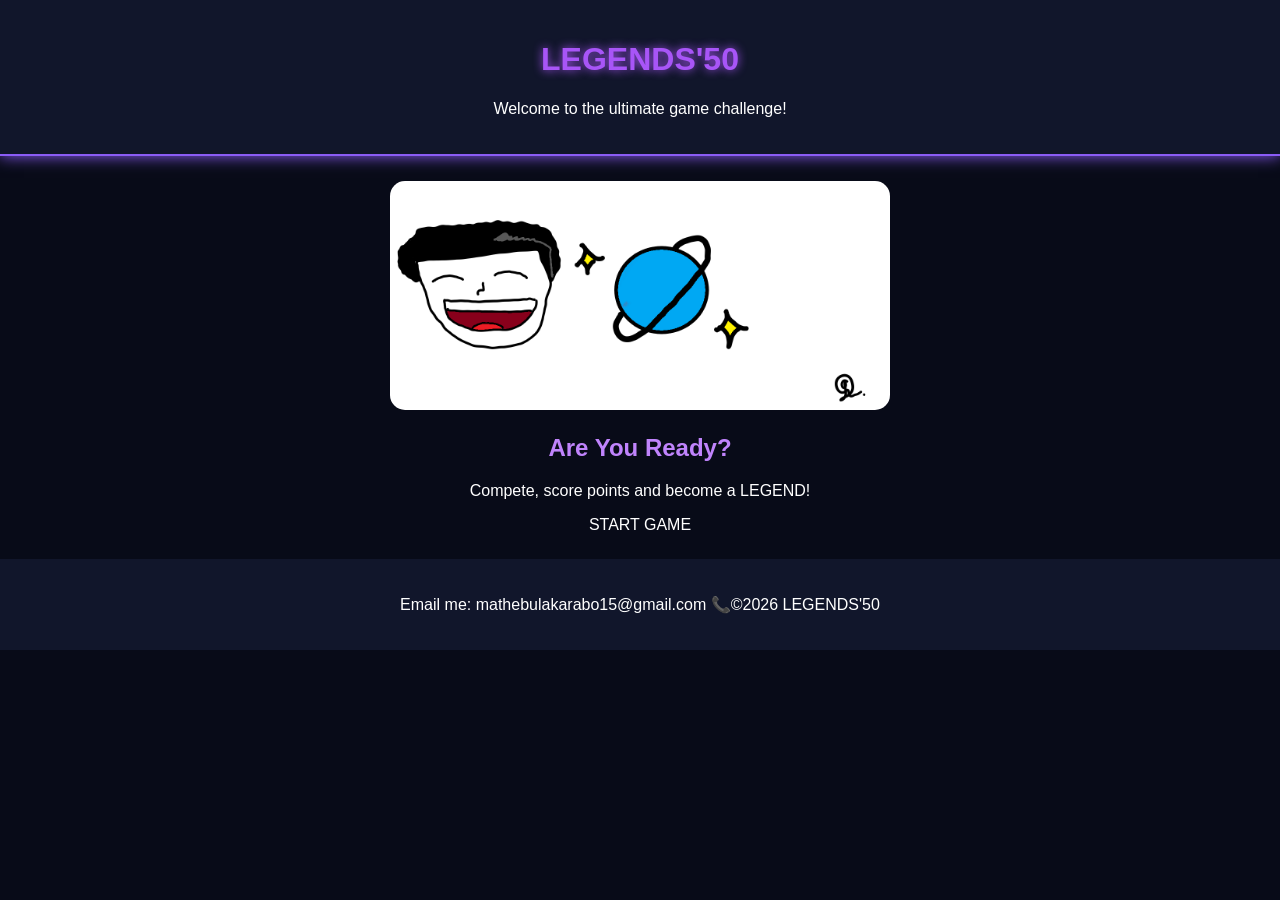
<file: Index.html>
<!DOCTYPE html>
<html>
<head>
    <title>LEGENDS'50</title>
    <link rel="stylesheet" href="style.css">
</head>

<body>

<header>
    <h1>LEGENDS'50</h1>
    <p>Welcome to the ultimate game challenge!</p>
</header>

<main>
  <img src="logo.png" alt="LEGENDS'50 Logo" width="500">

    <h2>Are You Ready?</h2>
    <p>Compete, score points and become a LEGEND!</p>

    <a href="signup.html">START GAME</a>
</main>

<footer>
    <p><a href="mailto:mathebulakarabo15@gmail.com">Email me:  mathebulakarabo15@gmail.com 📞</a>©️2026 LEGENDS'50</p>
</footer>

</body>
</html>
</file>
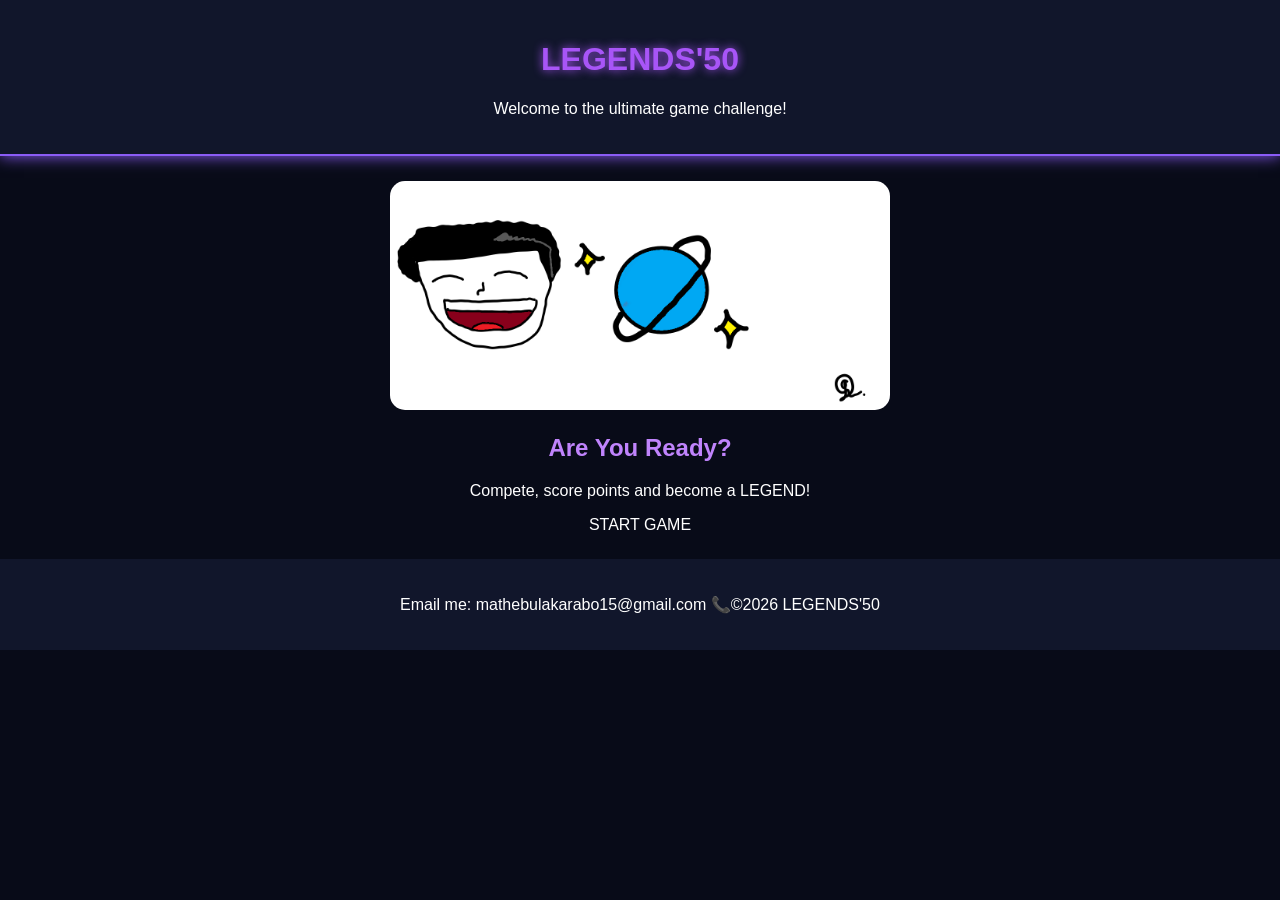
<file: index.html>
<!DOCTYPE html>
<html>
<head>
    <title>LEGENDS'50</title>
    <link rel="stylesheet" href="style.css">
</head>

<body>

<header>
    <h1>LEGENDS'50</h1>
    <p>Welcome to the ultimate game challenge!</p>
</header>

<main>
  <img src="logo.png" alt="LEGENDS'50 Logo" width="500">

    <h2>Are You Ready?</h2>
    <p>Compete, score points and become a LEGEND!</p>

    <a href="signup.html">START GAME</a>
</main>

<footer>
    <p><a href="mailto:mathebulakarabo15@gmail.com">Email me:  mathebulakarabo15@gmail.com 📞</a>©️2026 LEGENDS'50</p>
</footer>
</body>
</html>
</file>
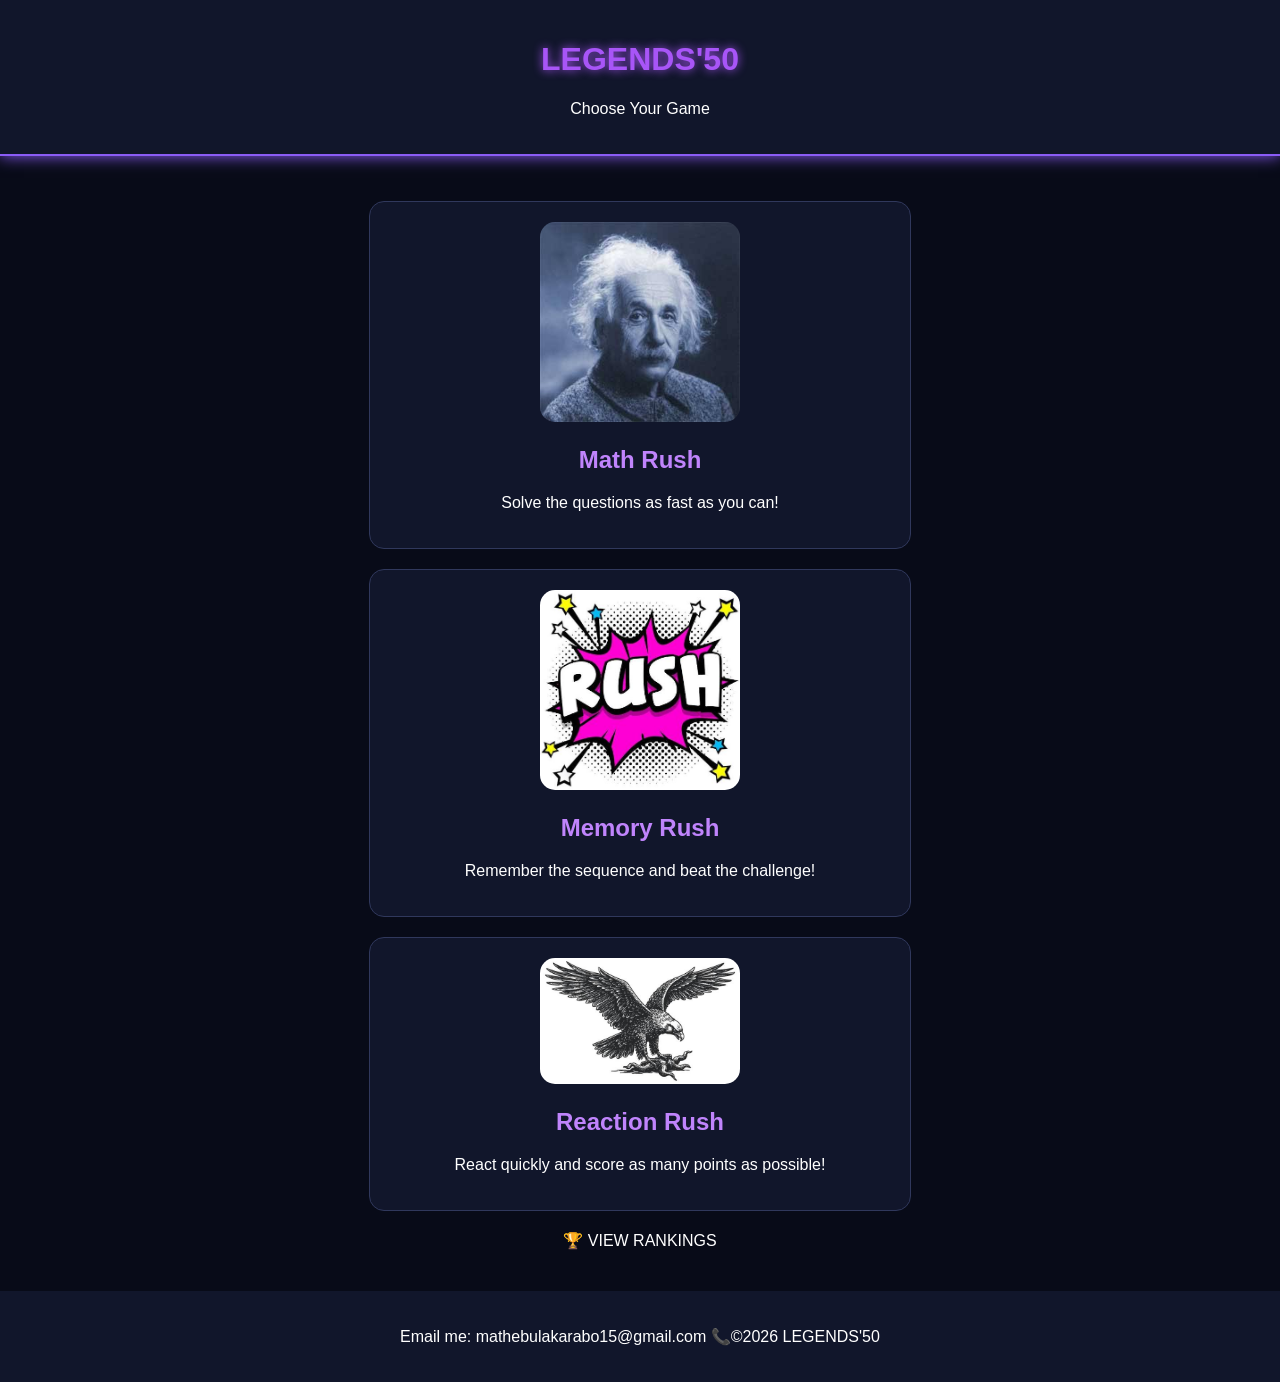
<file: home.html>
<!DOCTYPE html>
<html>
<head>
    <title>LEGENDS'50 - Home</title>
    <link rel="stylesheet" href="style.css">
</head>

<body>

<header>
    <h1>LEGENDS'50</h1>
    <p>Choose Your Game</p>
</header>

<main>

<section>
    <a href="maths.html">
        <img src="maths.jfif" alt="Math Rush Game" width="200">
        <h2>Math Rush</h2>
        <p>Solve the questions as fast as you can!</p>
    </a>
</section>

<section>
    <a href="memory.html">
        <img src="rush.jfif" alt="Memory Rush Game" width="200">
        <h2>Memory Rush</h2>
        <p>Remember the sequence and beat the challenge!</p>
    </a>
</section>

<section>
    <a href="reaction.html">
        <img src="prey.jpg" alt="Reaction Rush Game" width="200">
        <h2>Reaction Rush</h2>
        <p>React quickly and score as many points as possible!</p>
    </a>
</section>

<p>
    <a href="rankings.html">🏆 VIEW RANKINGS</a>
</p>

</main>

<footer>
    <p><a href="mailto:mathebulakarabo15@gmail.com">Email me:  mathebulakarabo15@gmail.com 📞</a>©️2026 LEGENDS'50</p>
</footer>

</body>
</html>
</file>
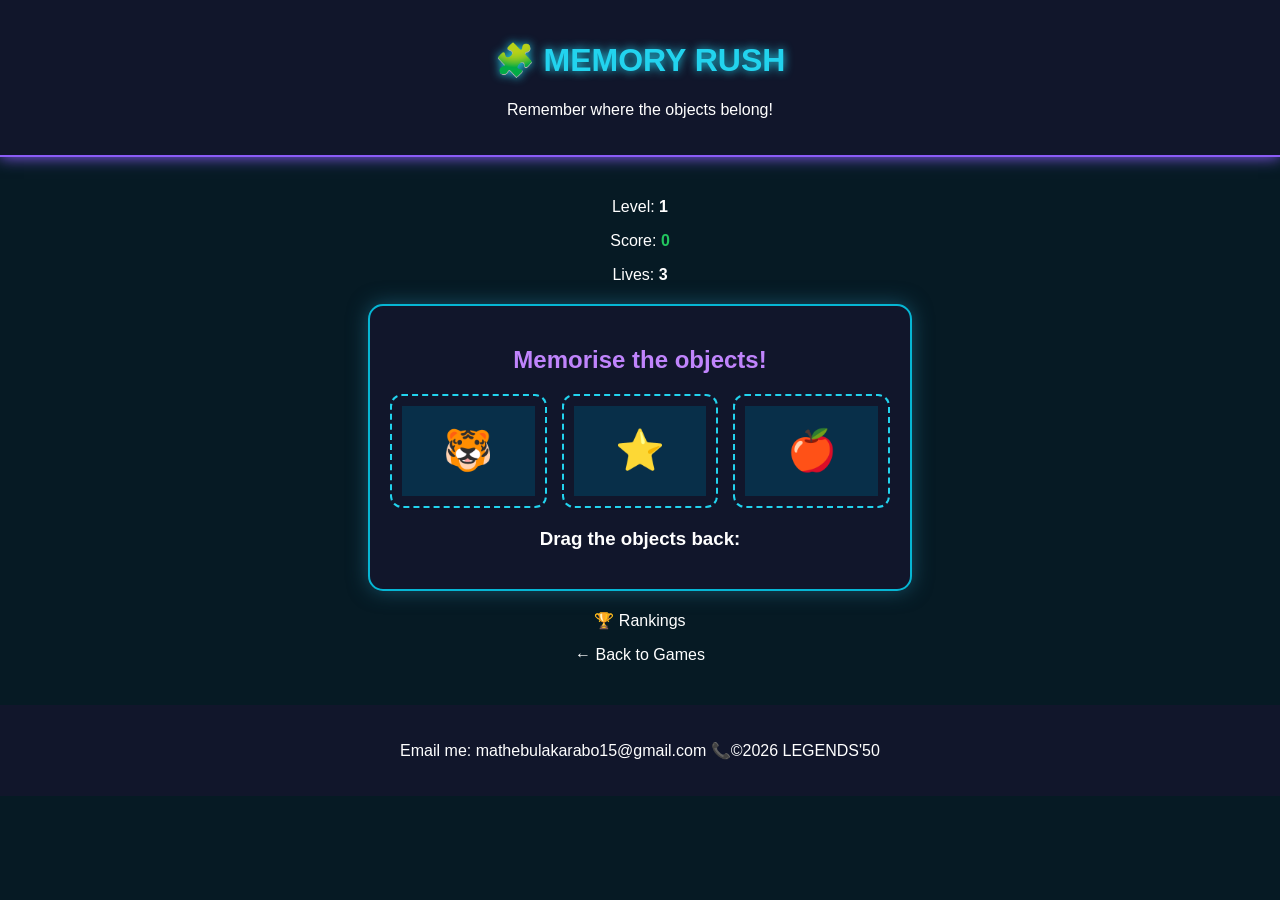
<file: memory.html>
<!DOCTYPE html>
<html>
<head>
    <title>LEGENDS'50 - Memory Rush</title>
    <link rel="stylesheet" href="style.css">
</head>

<body class="memory">

<header>
    <h1>🧩 MEMORY RUSH</h1>
    <p>Remember where the objects belong!</p>
</header>

<main>

<p>Level: <strong id="level">1</strong></p>
<p>Score: <strong id="score">0</strong></p>
<p>Lives: <strong id="lives">3</strong></p>

<section>

<h2 id="message">Memorise the objects!</h2>

<article id="gameBoard"></article>

<h3>Drag the objects back:</h3>

<article id="objects"></article>

</section>

<p><a href="Memoryrush.html">🏆 Rankings</a></p>
<p><a href="home.html">← Back to Games</a></p>

</main>

<footer>
    <p><a href="mailto:mathebulakarabo15@gmail.com">Email me:  mathebulakarabo15@gmail.com 📞</a>©️2026 LEGENDS'50</p>
</footer>

<script src="memory.js"></script>

</body>
</html>
</file>
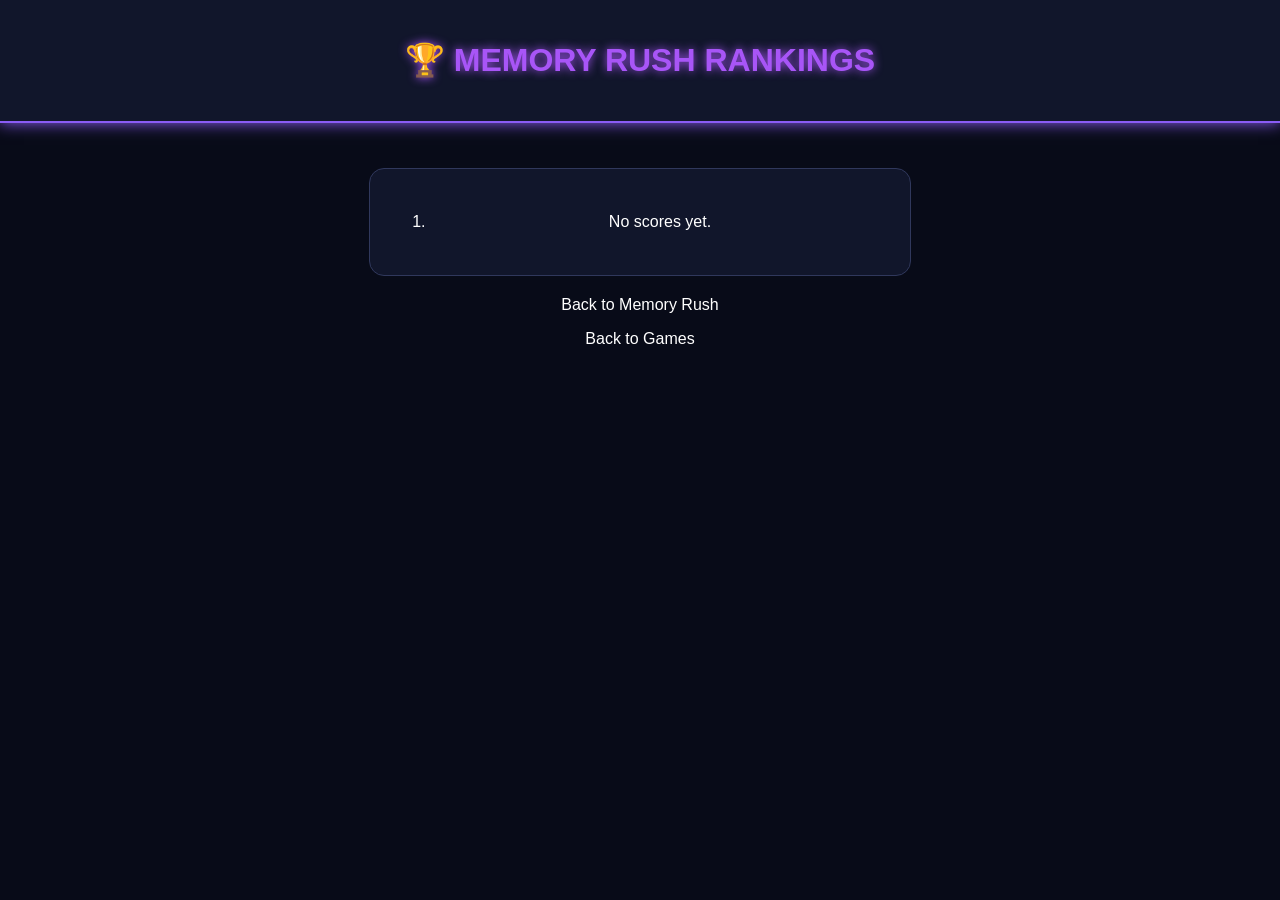
<file: Memoryrush.html>
<!DOCTYPE html>
<html>
<head>
    <title>Memory Rankings</title>
    <link rel="stylesheet" href="style.css">
</head>

<body class="rankings">

<header>
    <h1>🏆 MEMORY RUSH RANKINGS</h1>
</header>

<main>
    <section>
        <ol id="ranking"></ol>
    </section>

    <p><a href="memory.html">Back to Memory Rush</a></p>
    <p><a href="home.html">Back to Games</a></p>
</main>

<script>
let scores = JSON.parse(localStorage.getItem("memoryScores") || "[]");

scores.sort(function(a, b) {
    return b.score - a.score;
});

let ranking = document.getElementById("ranking");

for (let i = 0; i < scores.length; i++) {
    let player = document.createElement("li");

    player.innerHTML = scores[i].username + " - " +
        scores[i].score + " points";

    ranking.appendChild(player);
}

if (scores.length == 0) {
    ranking.innerHTML = "<li>No scores yet.</li>";
}
</script>

</body>
</html>
</file>
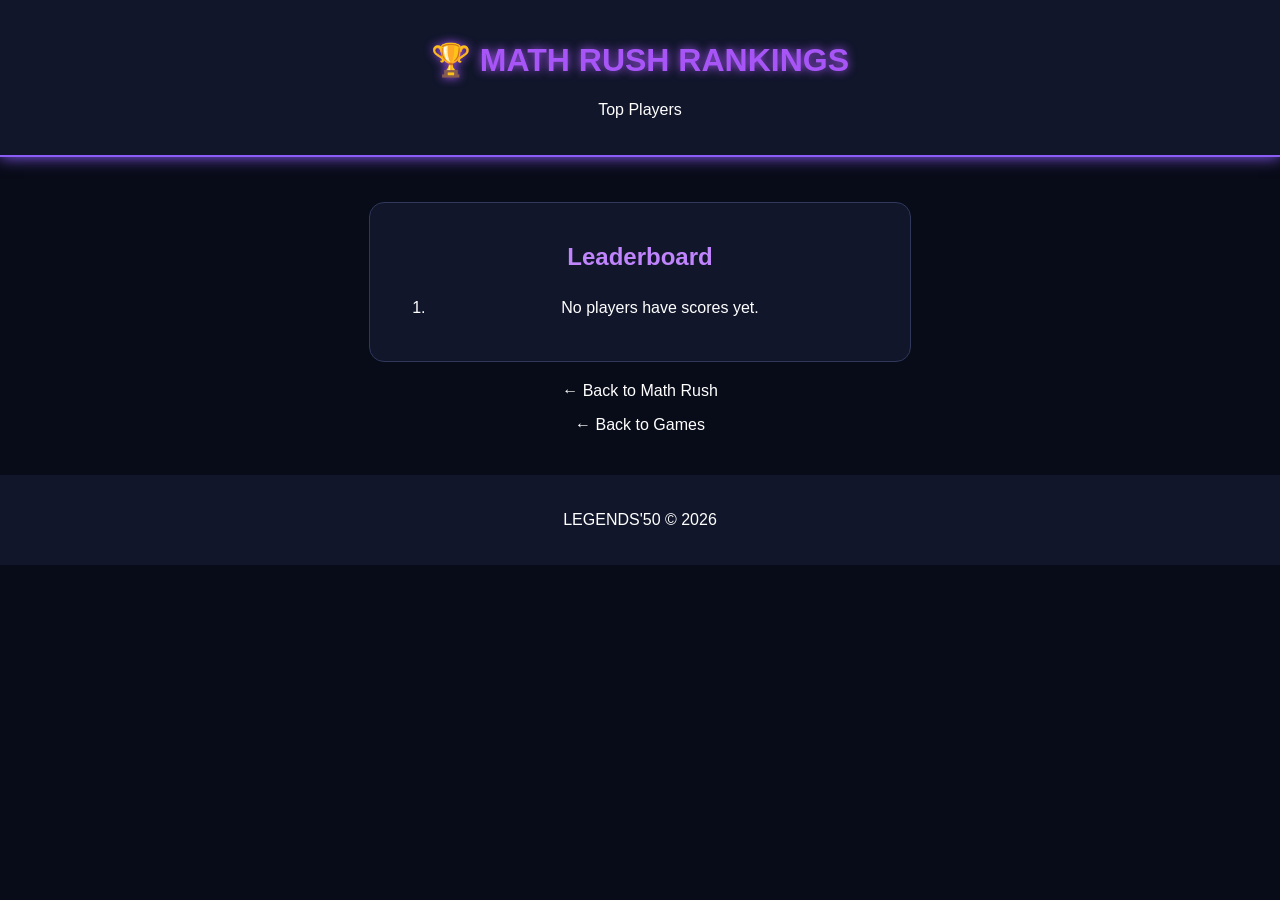
<file: ranking.html>
<!DOCTYPE html>
<html>

<head>
    <title>LEGENDS'50 - Math Rankings</title>
    <link rel="stylesheet" href="style.css">
</head>

<body class="rankings">

<header>
    <h1>🏆 MATH RUSH RANKINGS</h1>
    <p>Top Players</p>
</header>

<main>

<section>

<h2>Leaderboard</h2>

<ol id="ranking"></ol>

</section>

<p>
    <a href="maths.html">← Back to Math Rush</a>
</p>

<p>
    <a href="home.html">← Back to Games</a>
</p>

</main>

<footer>
    <p>LEGENDS'50 &copy; 2026</p>
</footer>

<script>

let ranking = document.getElementById("ranking");

let scores = JSON.parse(localStorage.getItem("mathScores") || "[]");

scores.sort(function(a, b) {
    return b.score - a.score;
});

if (scores.length == 0) {

    ranking.innerHTML = "<li>No players have scores yet.</li>";

} else {

    for (let i = 0; i < scores.length; i++) {

        let player = document.createElement("li");

        player.innerHTML =
            scores[i].username + " - " + scores[i].score + " / 20";

        ranking.appendChild(player);
    }
}

</script>

</body>

</html>
</file>
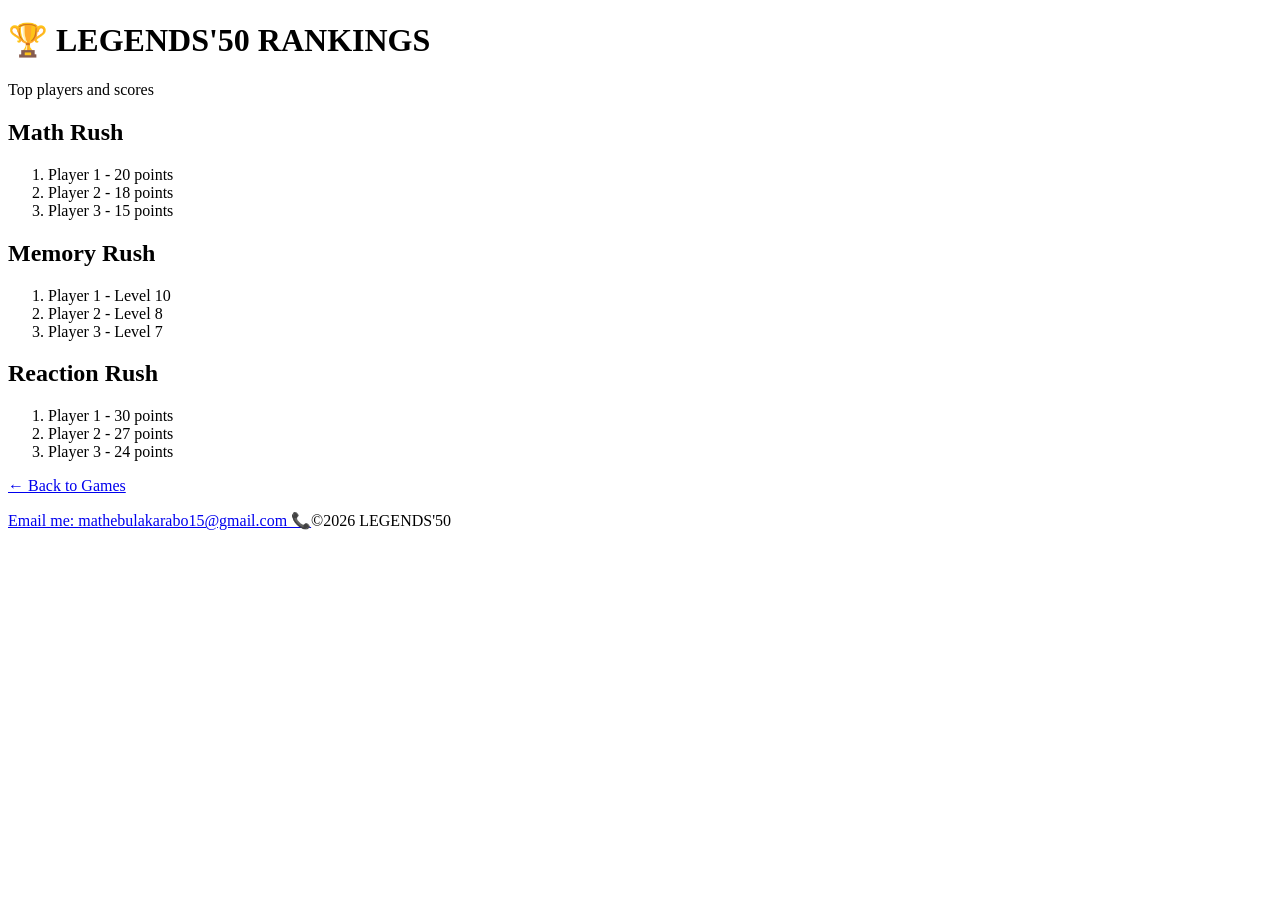
<file: rankings.html>
<!DOCTYPE html>
<html>
<head>
    <title>LEGENDS'50 - Rankings</title>
</head>

<body>

<header>
    <h1>🏆 LEGENDS'50 RANKINGS</h1>
    <p>Top players and scores</p>
</header>

<main>

    <section>
        <h2>Math Rush</h2>

        <ol>
            <li>Player 1 - 20 points</li>
            <li>Player 2 - 18 points</li>
            <li>Player 3 - 15 points</li>
        </ol>
    </section>

    <section>
        <h2>Memory Rush</h2>

        <ol>
            <li>Player 1 - Level 10</li>
            <li>Player 2 - Level 8</li>
            <li>Player 3 - Level 7</li>
        </ol>
    </section>

    <section>
        <h2>Reaction Rush</h2>

        <ol>
            <li>Player 1 - 30 points</li>
            <li>Player 2 - 27 points</li>
            <li>Player 3 - 24 points</li>
        </ol>
    </section>

    <p>
        <a href="home.html">← Back to Games</a>
    </p>

</main>

<footer>
    <p><a href="mailto:mathebulakarabo15@gmail.com">Email me:  mathebulakarabo15@gmail.com 📞</a>©️2026 LEGENDS'50</p>
</footer>

</body>
</html>
</file>
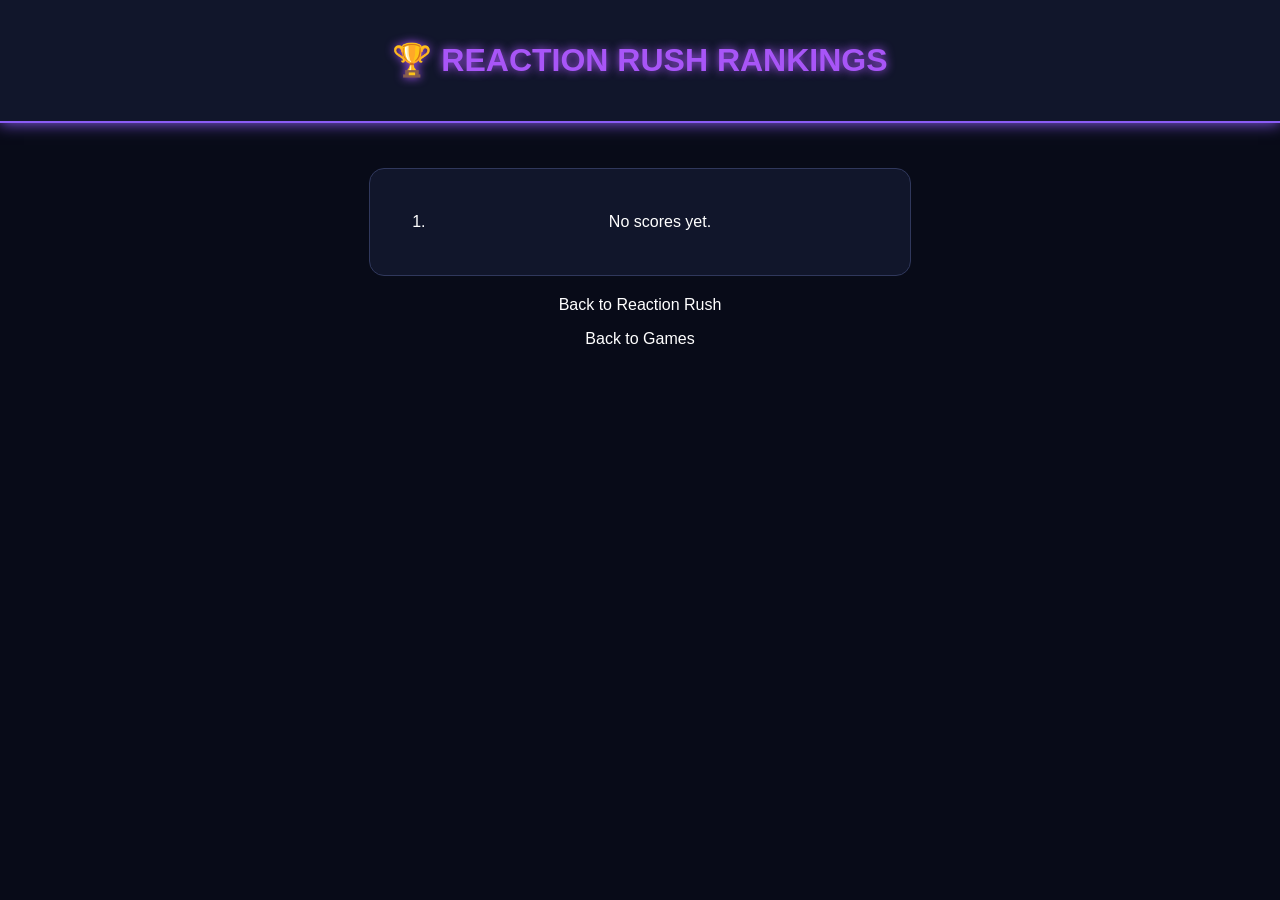
<file: reactionrush.html>
<!DOCTYPE html>
<html>
<head>
    <title>Reaction Rankings</title>
    <link rel="stylesheet" href="style.css">
</head>

<body class="rankings">

<header>
    <h1>🏆 REACTION RUSH RANKINGS</h1>
</header>

<main>
    <section>
        <ol id="ranking"></ol>
    </section>

    <p><a href="reactionrush.html">Back to Reaction Rush</a></p>
    <p><a href="home.html">Back to Games</a></p>
</main>

<script>
let scores = JSON.parse(localStorage.getItem("reactionScores") || "[]");

scores.sort(function(a, b) {
    return b.score - a.score;
});

let ranking = document.getElementById("ranking");

for (let i = 0; i < scores.length; i++) {
    let player = document.createElement("li");

    player.innerHTML = scores[i].username + " - " +
        scores[i].score + " / 30";

    ranking.appendChild(player);
}

if (scores.length == 0) {
    ranking.innerHTML = "<li>No scores yet.</li>";
}
</script>

</body>
</html>
</file>
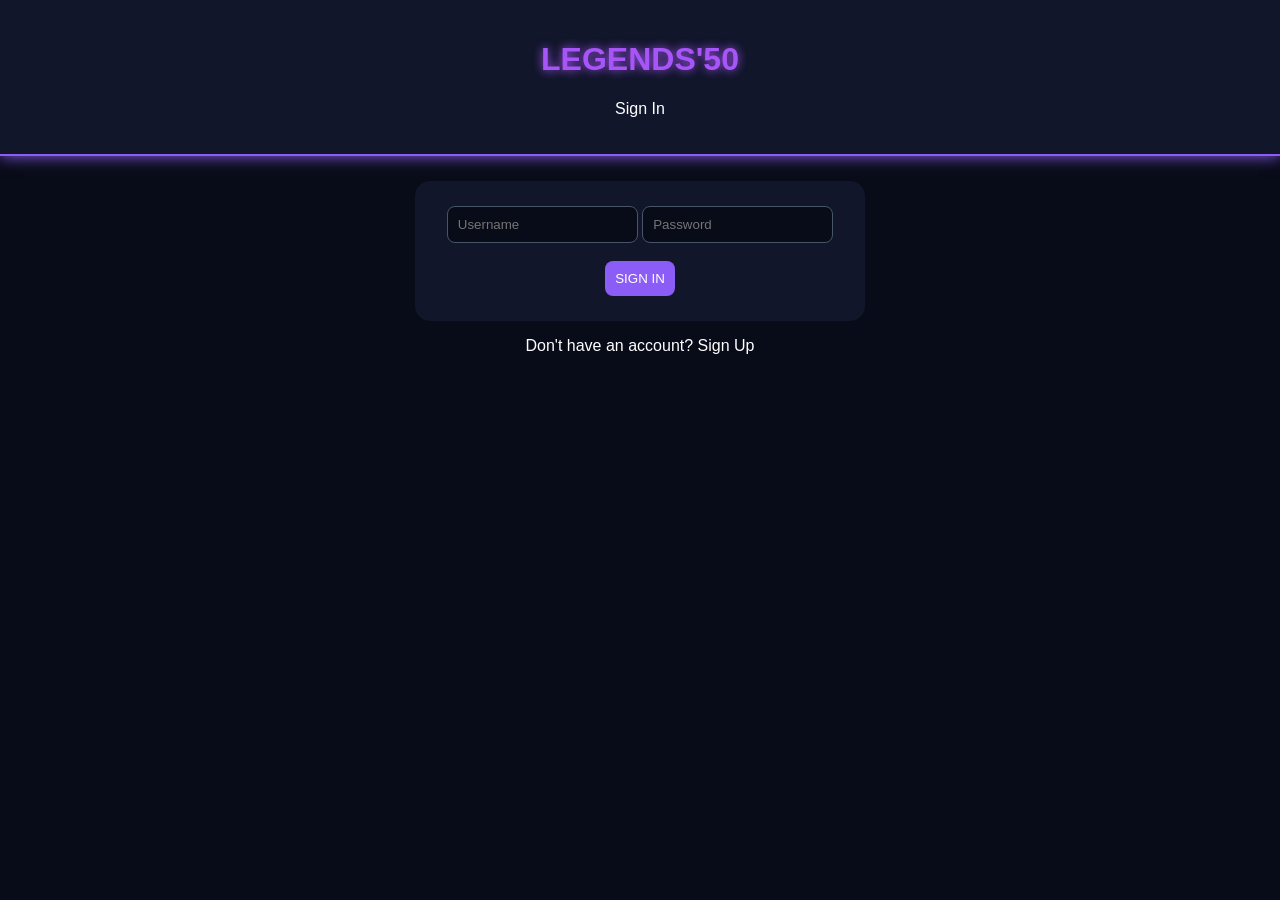
<file: signin.html>
<!DOCTYPE html>
<html>
<head>
    <title>LEGENDS'50 - Sign In</title>
    <link rel="stylesheet" href="style.css">
</head>

<body class="signup">

<header>
    <h1>LEGENDS'50</h1>
    <p>Sign In</p>
</header>

<main>
<form id="signinForm">

    <input type="text" id="loginUsername" placeholder="Username" required>
    <input type="password" id="loginPassword" placeholder="Password" required>

    <br><br>

    <input type="submit" value="SIGN IN">

</form>

<p id="loginMessage"></p>

<p>Don't have an account? <a href="signup.html">Sign Up</a></p>
</main>

<script src="login.js"></script>

</body>
</html>
</file>
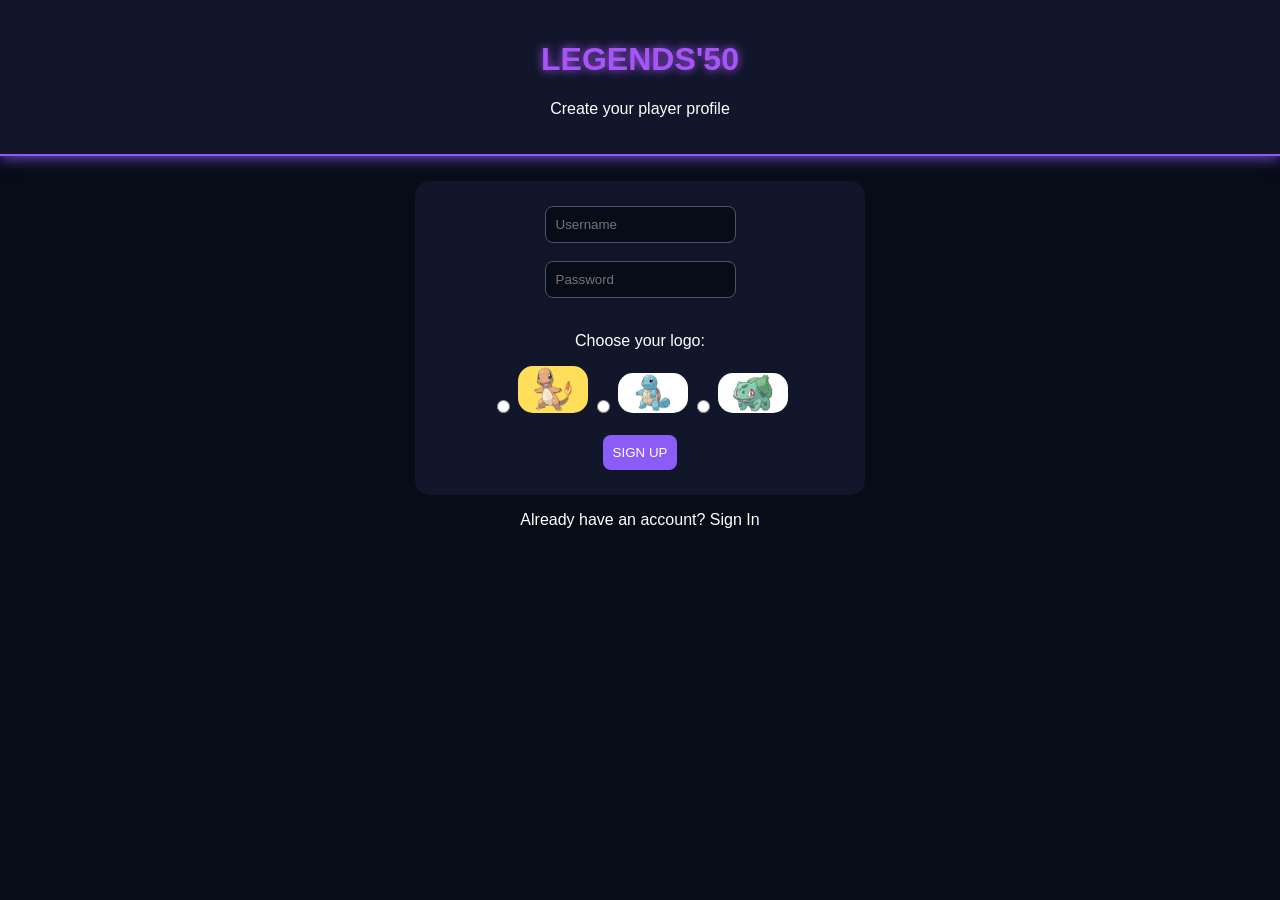
<file: signup.html>
<!DOCTYPE html>
<html>
<head>
    <title>LEGENDS'50 - Sign Up</title>
    <link rel="stylesheet" href="style.css">
</head>

<body class="signup">

<header>
    <h1>LEGENDS'50</h1>
    <p>Create your player profile</p>
</header>

<main>
<form id="signupForm">

    <input type="text" id="username" placeholder="Username" required>
    <br><br>

    <input type="password" id="password" placeholder="Password" required>
    <br><br>

    <p>Choose your logo:</p>

    <input type="radio" name="logo" value="logo1.png" required>
    <img src="logo1.jpeg" width="70">

    <input type="radio" name="logo" value="logo2.png">
    <img src="logo2.jpeg" width="70">

    <input type="radio" name="logo" value="logo3.png">
    <img src="logo3.jpeg" width="70">

    <br><br>

    <input type="submit" value="SIGN UP">

</form>

<p>Already have an account? <a href="signin.html">Sign In</a></p>
</main>

<script src="login.js"></script>

</body>
</html>
</file>
<file: style.css>
/* GENERAL */

body {
    background: #080b18;
    color: white;
    font-family: Arial;
    text-align: center;
    margin: 0;
}

header, footer {
    background: #11162b;
    padding: 20px;
}

header {
    border-bottom: 2px solid #8b5cf6;
    box-shadow: 0 0 15px #8b5cf6;
}

h1 {
    color: #a855f7;
    text-shadow: 0 0 10px #a855f7;
}

h2 {
    color: #c084fc;
}

main {
    padding: 25px;
}

a {
    color: white;
    text-decoration: none;
}

img {
    border-radius: 15px;
}


/* HOME */

section {
    background: #11162b;
    border: 1px solid #30385c;
    border-radius: 15px;
    padding: 20px;
    margin: 20px auto;
    max-width: 500px;
}

section:hover {
    border-color: #a855f7;
    box-shadow: 0 0 20px #8b5cf6;
}


/* SIGN UP */

form {
    background: #11162b;
    padding: 25px;
    border-radius: 15px;
    max-width: 400px;
    margin: auto;
}

input {
    background: #080b18;
    color: white;
    border: 1px solid #475569;
    padding: 10px;
    border-radius: 8px;
}

input[type="submit"] {
    background: #8b5cf6;
    border: 0;
    color: white;
    cursor: pointer;
}


/* MATH RUSH */

#problem {
    font-size: 35px;
}

#time {
    color: #facc15;
}

#score {
    color: #22c55e;
}


/* MEMORY RUSH */

#sequence {
    font-size: 40px;
    color: #22d3ee;
}


/* REACTION RUSH */

#target {
    width: 200px;
}

#reactionTime {
    color: #fb923c;
}

#reactionScore {
    color: #22c55e;
}

.reaction #target {
    width: 300px;
    height: 220px;
    margin: 30px auto;
    display: flex;
    align-items: center;
    justify-content: center;
    font-size: 100px;
    border: 3px solid #f97316;
    border-radius: 20px;
    background: #11162b;
}

/* RANKINGS */

li {
    padding: 8px;
}


/* ================= MEMORY RUSH ================= */

.memory {
    background: #061a24;
}

.memory h1 {
    color: #22d3ee;
    text-shadow: 0 0 10px #22d3ee;
}

.memory section {
    border: 2px solid #06b6d4;
    box-shadow: 0 0 20px #164e63;
}

.memory #sequence {
    font-size: 45px;
    color: #22d3ee;
    letter-spacing: 10px;
}

.memory input {
    padding: 12px;
    border-radius: 8px;
    border: none;
}

.memory #memoryMessage {
    font-size: 20px;
    font-weight: bold;
}

/* MEMORY BOARD */

.memory #gameBoard {
    display: grid;
    grid-template-columns: repeat(3, 1fr);
    gap: 15px;
    max-width: 500px;
    margin: 20px auto;
}

.memorySlot {
    height: 90px;
    border: 2px dashed #22d3ee;
    border-radius: 12px;
    padding: 10px;
}

.memoryObject {
    width: 100%;
    height: 100%;
    font-size: 40px;
    background: #082f49;
    border: 0;
    cursor: grab;
}
</file>
